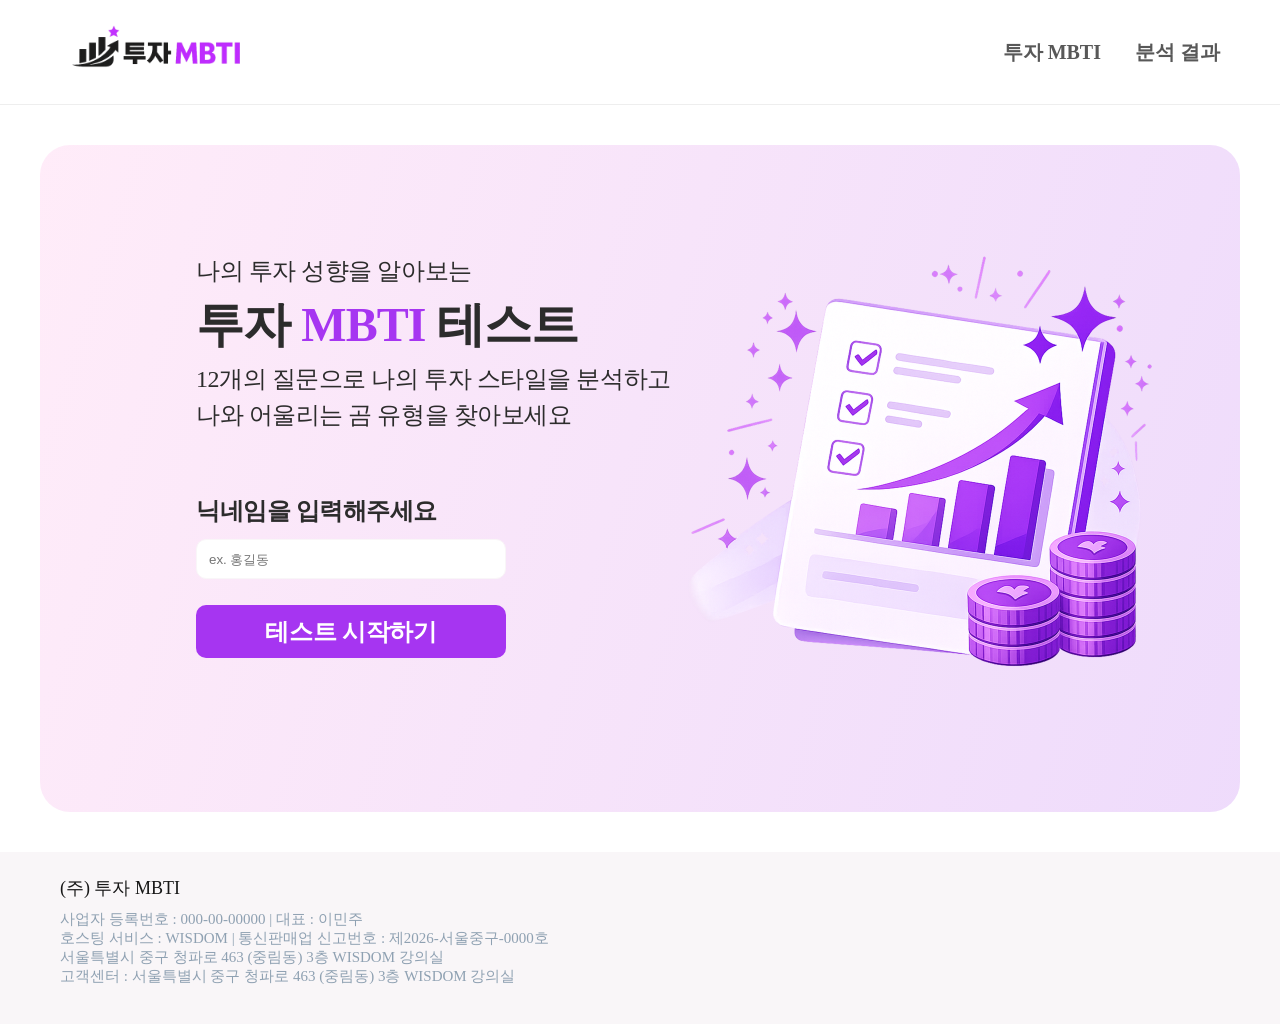
<file: pages/index.html>
<!DOCTYPE html>
<html lang="ko">

<head>
    <meta charset="UTF-8">
    <meta name="viewport" content="width=device-width, initial-scale=1.0">
    <title>투자 MBTI</title>
    <link rel="stylesheet" href="../css/index.css">
</head>

<body>

    <header class="header">
        <div class="container">
            <div class="wrap">
                <div class="logo">
                    <a href="index.html">
                        <img src="../img/logo.png" alt="logo">
                    </a>
                </div>

                <nav>
                    <a href="questions.html">투자 MBTI</a>
                    <a href="result.html">분석 결과</a>
                </nav>
            </div>
        </div>
    </header>


    <main class="hero">

        <div class="hero-container">

            <div class="hero-left">

                <p class="sub">나의 투자 성향을 알아보는</p>

                <div class="hero-title">
                    투자 <span>MBTI</span> 테스트
                </div>

                <p class="desc">
                    12개의 질문으로 나의 투자 스타일을 분석하고<br>
                    나와 어울리는 곰 유형을 찾아보세요
                </p>

                <div class="input-box">
                    <label>닉네임을 입력해주세요</label>
                    <input type="text" placeholder="ex. 홍길동">
                </div>

                <button class="start-btn" id="startBtn">테스트 시작하기</button>

            </div>


            <div class="hero-right">
                <img src="../img/graph.png" alt="investment graph">
            </div>

        </div>

    </main>


    <footer class="footer">
        <div class="container">
            <div class="company">(주) 투자 MBTI</div>

            <p>
                사업자 등록번호 : 000-00-00000 | 대표 : 이민주<br>
                호스팅 서비스 : WISDOM | 통신판매업 신고번호 : 제2026-서울중구-0000호<br>
                서울특별시 중구 청파로 463 (중림동) 3층 WISDOM 강의실<br>
                고객센터 : 서울특별시 중구 청파로 463 (중림동) 3층 WISDOM 강의실
            </p>
        </div>
    </footer>

    <script>
        const startBtn = document.getElementById("startBtn");
        const nicknameInput = document.querySelector(".input-box input");

        startBtn.addEventListener("click", () => {

            const nickname = nicknameInput.value.trim();

            if (!nickname) {
                alert("닉네임을 입력해주세요.");
                return;
            }

            console.log(nickname);

            localStorage.setItem("nickname", nickname);

            window.location.href = "questions.html";

        });
    </script>
</body>

</html>
</file>
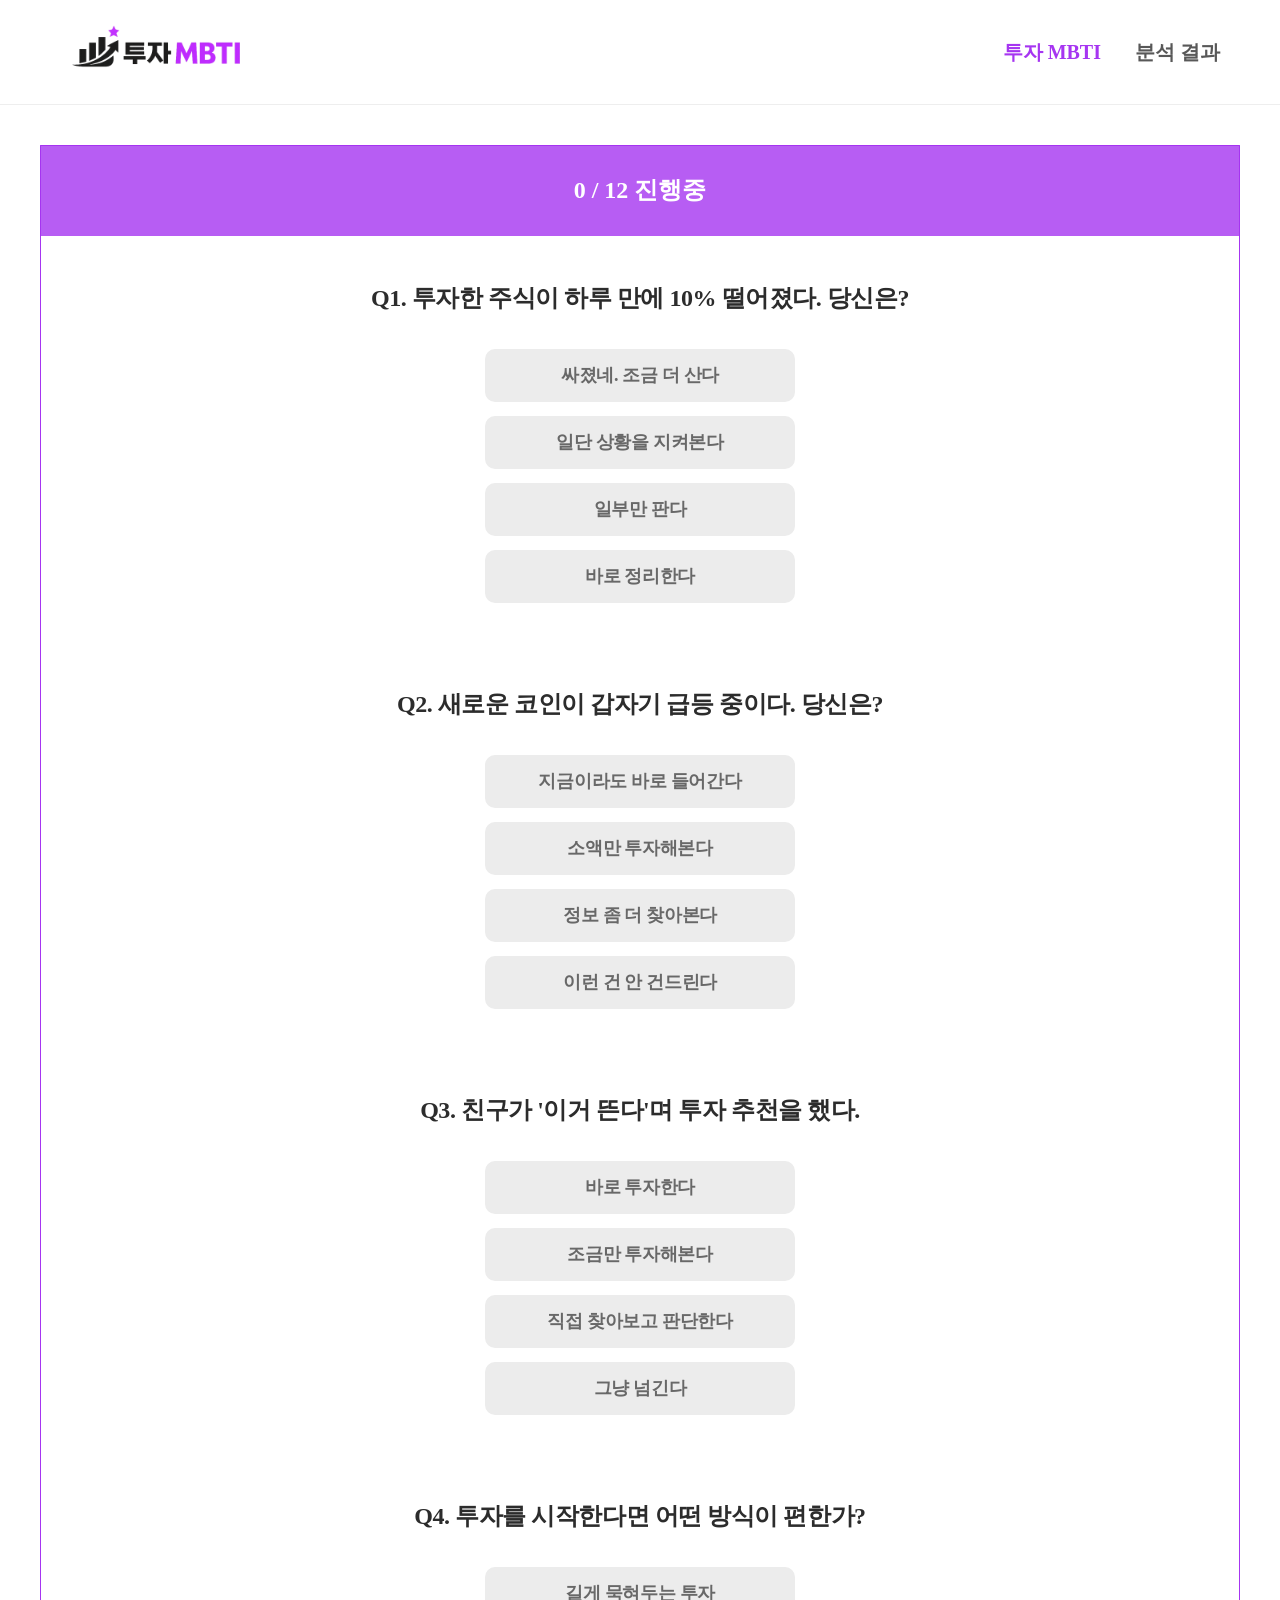
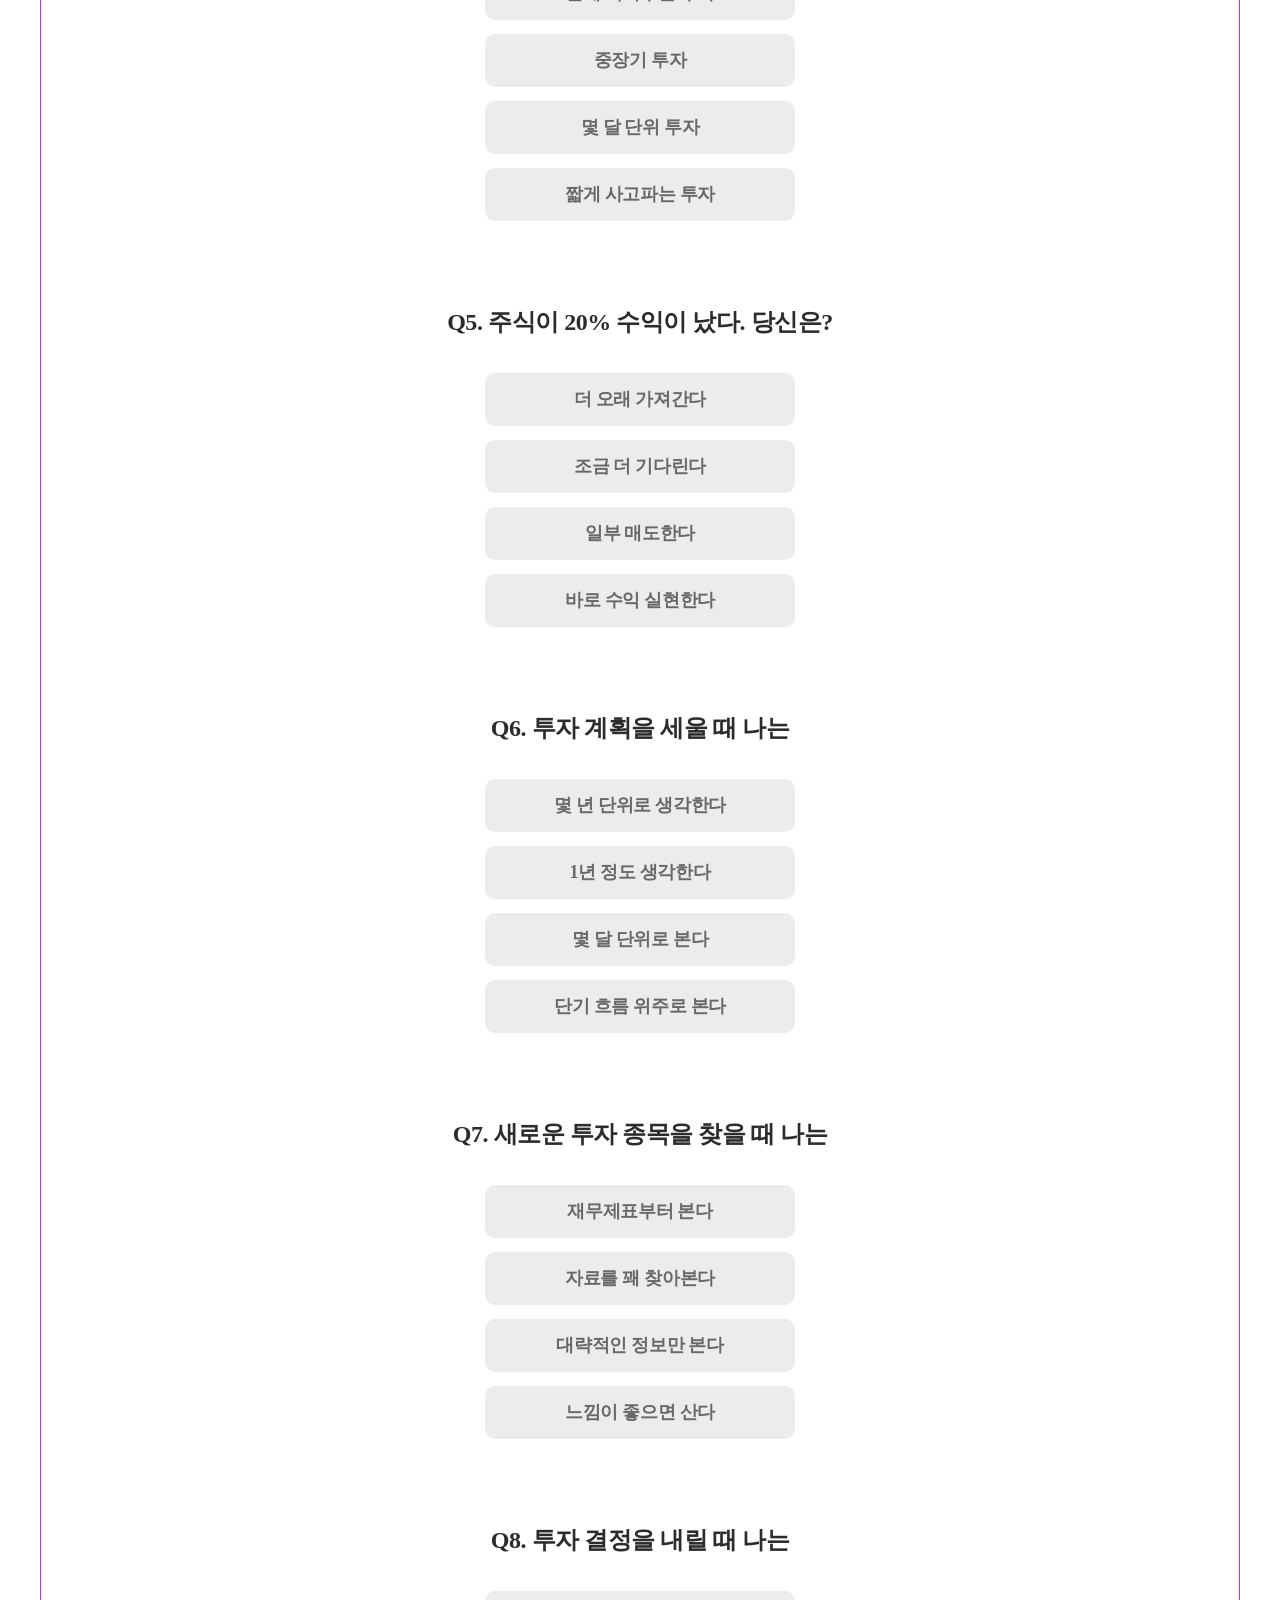
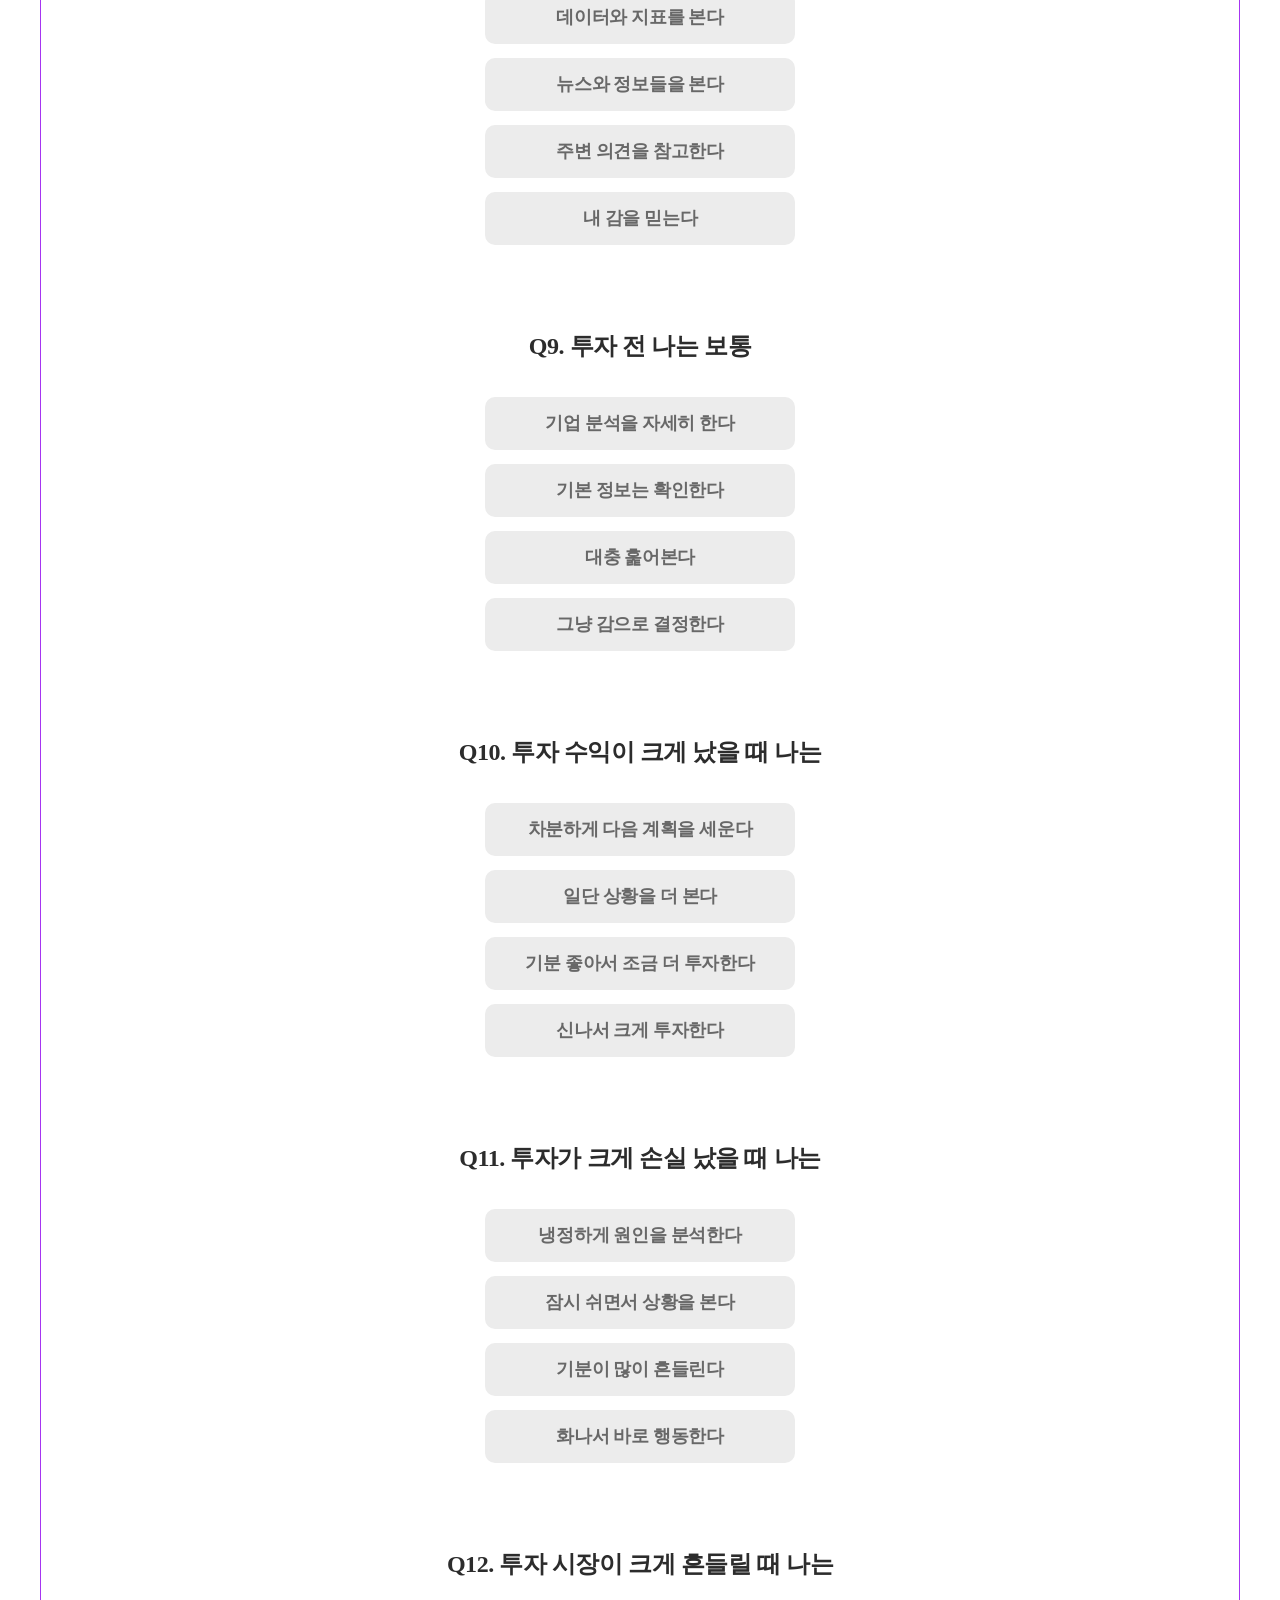
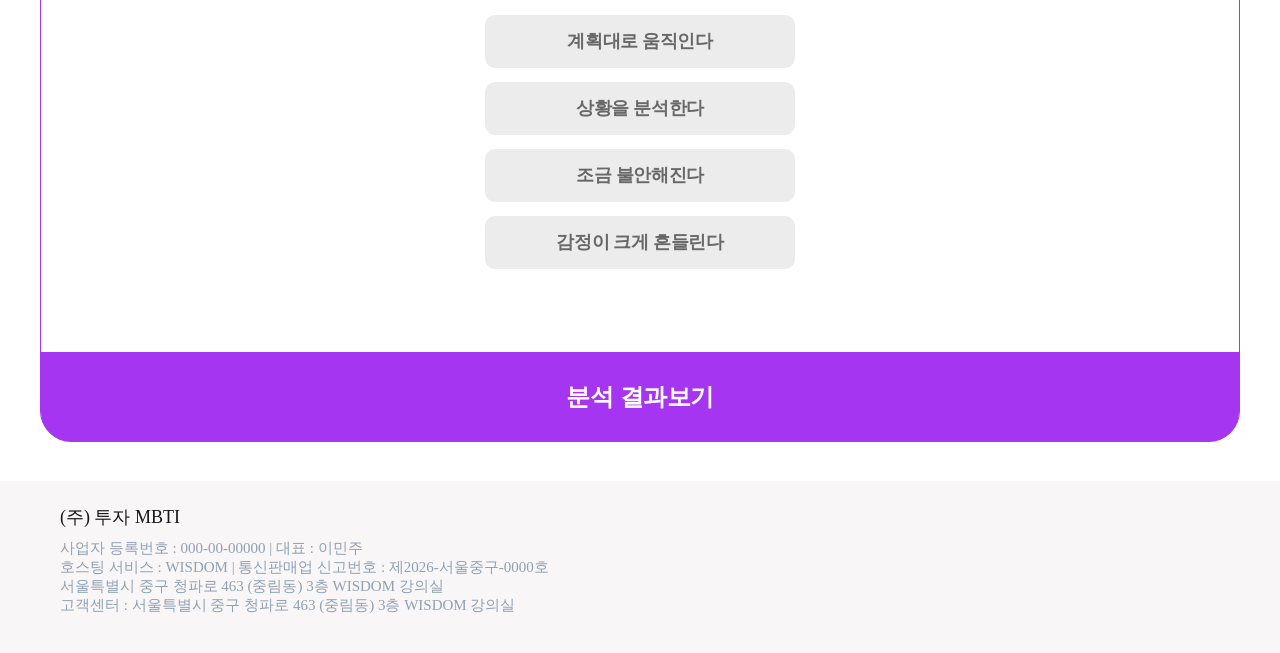
<file: pages/questions.html>
<!DOCTYPE html>
<html lang="ko">

<head>
    <meta charset="UTF-8">
    <meta name="viewport" content="width=device-width, initial-scale=1.0">
    <title>투자 MBTI</title>
    <link rel="stylesheet" href="../css/questions.css">
</head>

<body>

    <header class="header">
        <div class="container">
            <div class="wrap">
                <div class="logo">
                    <a href="index.html">
                        <img src="../img/logo.png" alt="logo">
                    </a>
                </div>

                <nav>
                    <a href="questions.html" class="active">투자 MBTI</a>
                    <a href="result.html">분석 결과</a>
                </nav>
            </div>
        </div>
    </header>

    <main class="hero">

        <div class="question-container">

            <div class="progress-bar">
                0 / 12 진행중
            </div>

            <div id="questions"></div>

            <button id="resultBtn" class="result-btn">
                분석 결과보기
            </button>

        </div>

    </main>

    <footer class="footer">
        <div class="container">
            <div class="company">(주) 투자 MBTI</div>

            <p>
                사업자 등록번호 : 000-00-00000 | 대표 : 이민주<br>
                호스팅 서비스 : WISDOM | 통신판매업 신고번호 : 제2026-서울중구-0000호<br>
                서울특별시 중구 청파로 463 (중림동) 3층 WISDOM 강의실<br>
                고객센터 : 서울특별시 중구 청파로 463 (중림동) 3층 WISDOM 강의실
            </p>
        </div>
    </footer>

    <script src="../data/questionsData.js"></script>
    <script src="../js/script.js"></script>
</body>

</html>
</file>
<file: css/index.css>
* {
    margin: 0;
    padding: 0;
    box-sizing: border-box;
}

body {
    color: #2C2C2C;
    min-width: 1200px;
    font-family: Inter;
}


/* header */

.header {
    height: 105px;
    background: white;
    border-bottom: 1px solid #eee;
}

.container {
    width: 1200px;
    margin: 0 auto;
    padding: 0 20px;
}

.wrap {
    display: flex;
    height: 105px;
    justify-content: space-between;
    align-items: center;
}

.logo {
    display: flex;
    align-items: center;
    gap: 10px;
    font-size: 18px;
    font-weight: 600;
}

.logo img {
    width: 200px;
    height: 67px;
}

.logo b {
    color: #A635F1;
}

nav a {
    margin-left: 30px;
    text-decoration: none;
    color: #585858;
    font-size: 20px;
    font-weight: 700;
}

/* hero */

.hero {
    display: flex;
    justify-content: center;
    margin-top: 40px;
}

.hero-container {
    width: 1200px;
    height: 667px;
    border-radius: 30px;
    background: linear-gradient(107deg, rgba(255, 160, 223, 0.20) 0%, rgba(222, 184, 248, 0.50) 100%);
    position: relative;
    padding: 108px 156px;
}


/* left */

.hero-left {}

.sub {
    font-size: 24px;
    font-style: normal;
    font-weight: 400;
    line-height: 150%;
    letter-spacing: -0.456px;
}

.hero-title {
    font-size: 48px;
    font-weight: 700;
    line-height: 150%;
    letter-spacing: -0.912px;
}

.hero-title span {
    color: #A635F1;
}

.desc {
    font-size: 24px;
    line-height: 150%;
    letter-spacing: -0.456px;
    margin-bottom: 60px;
}

.input-box label {
    display: block;
    margin-bottom: 10px;
    font-size: 24px;
    font-weight: 700;
    line-height: 150%;
    letter-spacing: -0.456px;
}

.input-box input {
    width: 310px;
    height: 40px;
    padding: 12px;
    border-radius: 10px;
    border: 1px solid #F9F6F8;
    background: #FFF;
    margin-bottom: 26px;
    outline: none;
}

.input-box input:focus {
    border: 1px solid #A635F1;
}

.start-btn {
    width: 310px;
    height: 53px;
    text-align: center;
    line-height: 53px;
    background: #A635F1;
    color: #FFF;
    border-radius: 10px;
    font-size: 24px;
    font-weight: 700;
    letter-spacing: -0.456px;
    cursor: pointer;
    border: none;
}

.start-btn:hover {
    opacity: 0.9;
}


/* right */

.hero-right img {
    width: 533px;
    height: 533px;
    position: absolute;
    top: 67px;
    right: 42px;
}

.footer {
    height: 172px;
    margin-top: 40px;
    padding-top: 24px;
    padding-bottom: 25px;
    background: #F9F6F8;
    color: #8FA1B2;
    font-size: 15px;
    font-weight: 400;
    line-height: normal;
}

.company {
    color: #171717;
    font-size: 18px;
    margin-bottom: 10px;
}
</file>
<file: css/questions.css>
* {
    margin: 0;
    padding: 0;
    box-sizing: border-box;
}

body {
    color: #2C2C2C;
    min-width: 1200px;
    font-family: Inter;
}


/* header */

.header {
    height: 105px;
    background: white;
    border-bottom: 1px solid #eee;
}

.container {
    width: 1200px;
    margin: 0 auto;
    padding: 0 20px;
}

.wrap {
    display: flex;
    height: 105px;
    justify-content: space-between;
    align-items: center;
}

.logo {
    display: flex;
    align-items: center;
    gap: 10px;
    font-size: 18px;
    font-weight: 600;
}

.logo img {
    width: 200px;
    height: 67px;
    cursor: pointer;
}

nav a {
    margin-left: 30px;
    text-decoration: none;
    color: #585858;
    font-size: 20px;
    font-weight: 700;
}

nav a:hover {
    color: #A635F1;
    transition: all 0.2s;
}

nav .active {
    color: #A635F1;
}

.hero {
    display: flex;
    justify-content: center;
    margin-top: 40px;
}

.question-container {
    width: 1200px;
    height: 5096px;
    border: 1px solid #A635F1;
    background: #FFF;
    border-bottom-left-radius: 30px;
    border-bottom-right-radius: 30px;
    position: relative;
}

.progress-bar {
    width: calc(100% + 2px);
    margin-left: -1px;
    margin-top: -1px;
    height: 91px;
    background: #A635F1;
    color: #FFF;
    text-align: center;
    line-height: 90px;
    font-size: 24px;
    font-weight: 700;
    position: sticky;
    top: 0;
    z-index: 10;
    margin-bottom: 44px;
    opacity: 0.8;
}

#questions {
    max-width: 600px;
    margin: 0 auto;
}

.question-block {
    margin-bottom: 83px;
    text-align: center;
}

.question-block h3 {
    margin-bottom: 33px;
    color: #2C2C2C;
    font-size: 24px;
    font-weight: 700;
    line-height: 150%;
    letter-spacing: -0.456px;
}

.options {
    display: flex;
    flex-direction: column;
    gap: 14px;
}

.option {
    width: 310px;
    height: 53px;
    display: block;
    text-align: center;
    line-height: 53px;
    border-radius: 10px;
    background: #ECECEC;
    font-size: 18px;
    cursor: pointer;
    transition: all 0.2s;
    color: #686868;
    font-weight: 700;
    letter-spacing: -0.304px;
    position: relative;
    margin: 0 auto;
}

.option input {
    display: none;
}

.option:hover {
    background: #A635F1;
    color: #FFF;
    transition: all 0.2s;
}

.option:has(input:checked) {
    background: #A635F1;
    color: #FFF;
}

.result-btn {
    display: block;
    width: 100%;
    height: 90px;
    background: #A635F1;
    color: #FFF;
    text-align: center;
    font-size: 24px;
    font-style: normal;
    font-weight: 700;
    line-height: 150%;
    letter-spacing: -0.456px;
    border: none;
    border-radius: 0 0 30px 30px;
    cursor: pointer;
}

.result-btn:hover {
    opacity: 0.9;
}

.footer {
    height: 172px;
    margin-top: 40px;
    padding-top: 24px;
    padding-bottom: 25px;
    background: #F9F6F8;
    color: #8FA1B2;
    font-size: 15px;
    font-weight: 400;
}

.company {
    color: #171717;
    font-size: 18px;
    margin-bottom: 10px;
}
</file>
